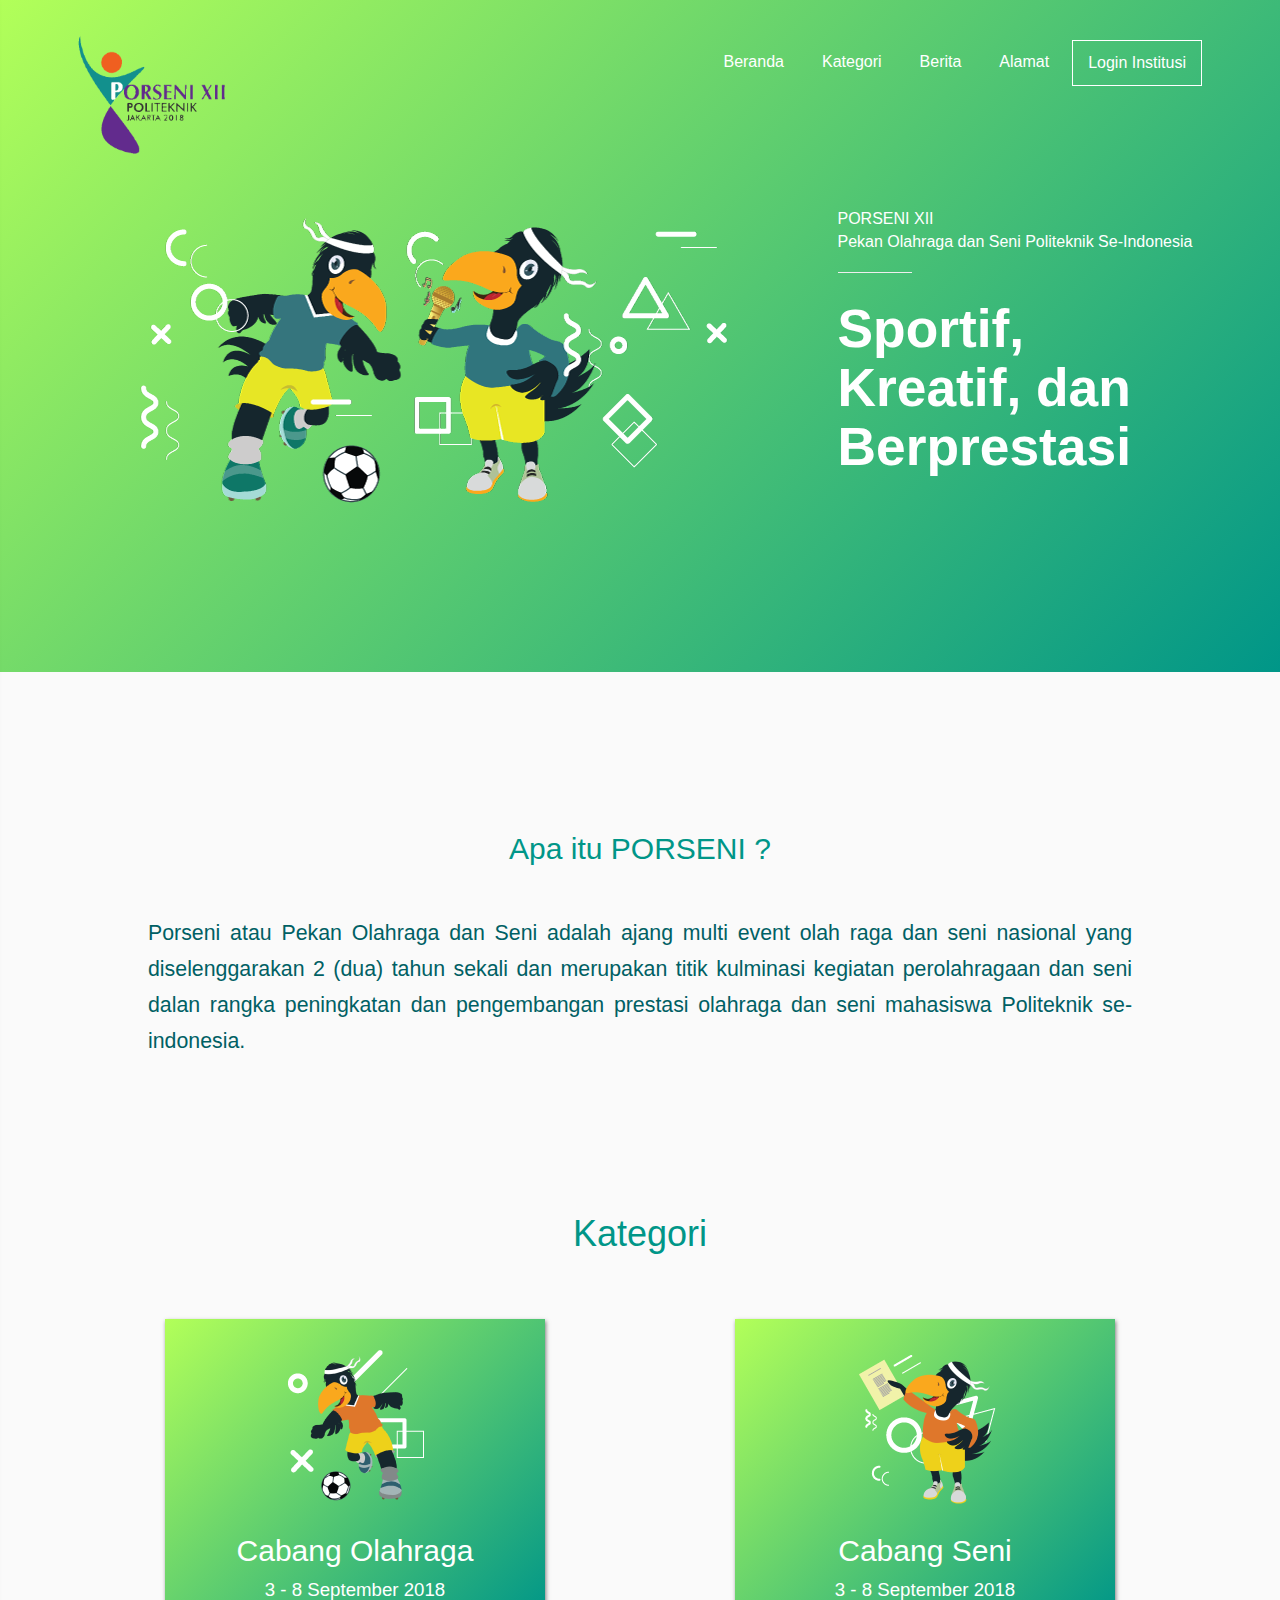
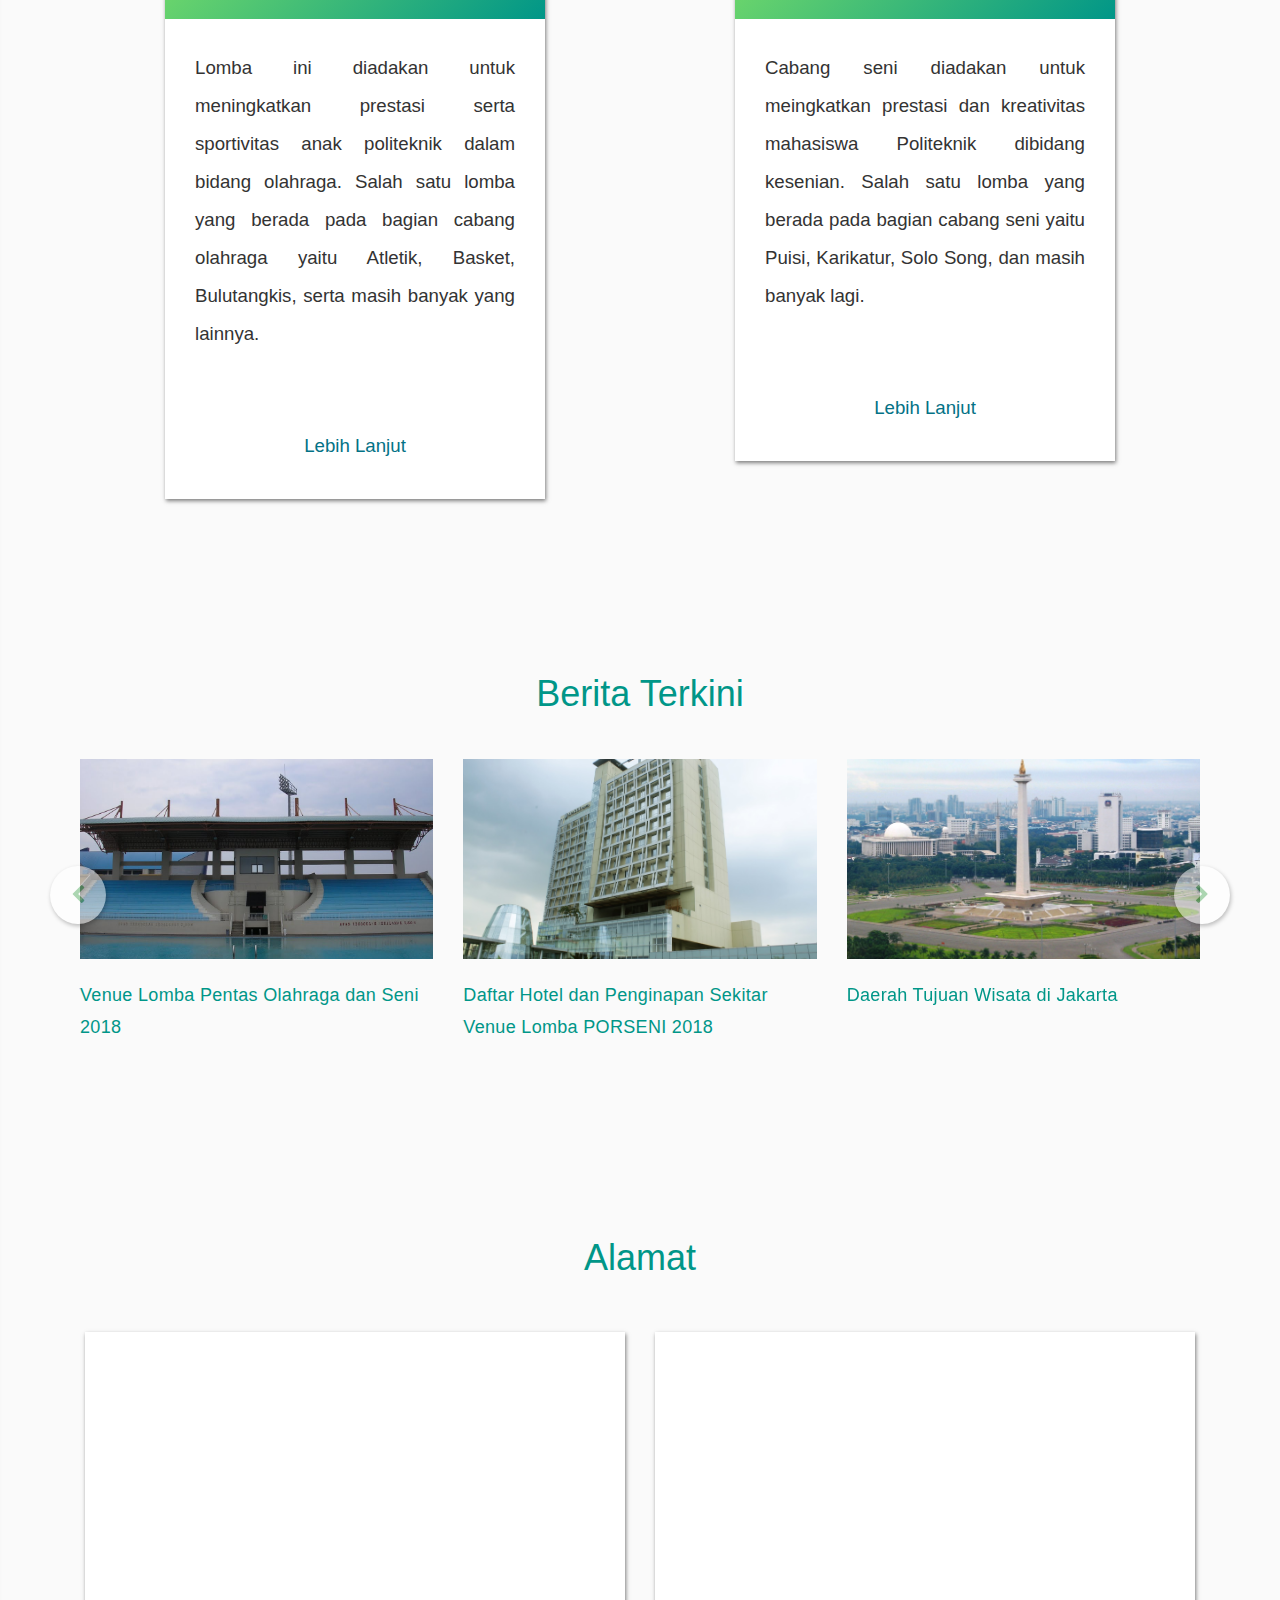
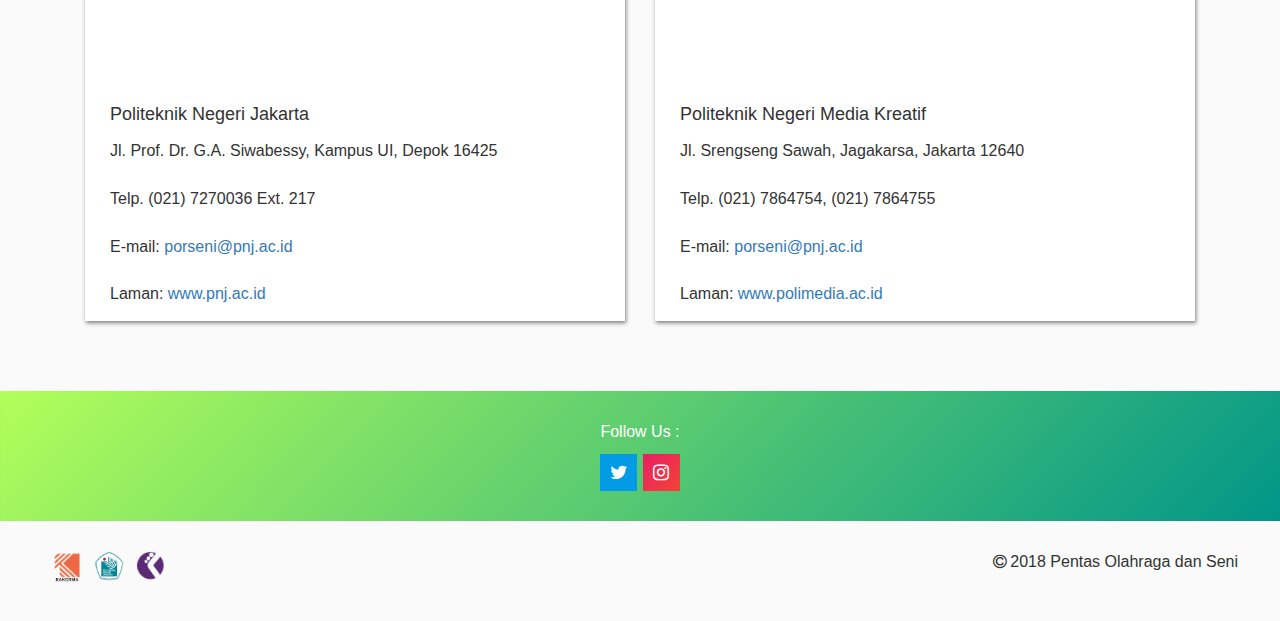
<file: index.html>
<!DOCTYPE html>
<html>
	<head>
		<title>PORSENI 2018</title>

		<!-- html meta -->
		<meta charset="UTF-8">
  		<meta name="description" content="Website Pekan Olahraga dan Seni (PORSENI) 2018">
		<meta name="keywords" content="PORSENI, Pekan Olahraga dan Seni, PORSENI 2018">
		<meta name="author" content="PNJ">
		<meta name="viewport" content="width=device-width, initial-scale=1.0, maximum-scale=1.0">
		<!-- bootstrap 3.3.7 CSS -->
  		<link rel="stylesheet" type="text/css" href="assets/bootstrap/css/bootstrap.min.css">
    	
    	<!-- font-awesome-4.7.0 CSS -->
  		<link rel="stylesheet" type="text/css" href="assets/font-awesome/css/font-awesome.min.css">

    	<!-- Styling CSS -->
    	<link rel="stylesheet" href="assets/css/style.css">

    	<!-- owl-carousel CSS -->
    	<link rel="stylesheet" href="assets/owl-carousel/dist/assets/owl.carousel.min.css">
    	<link rel="stylesheet" href="assets/owl-carousel/dist/assets/owl.theme.green.min.css">
    	<link rel="stylesheet" href="assets/css/animate.css">

    	<!-- favicon -->
    	<link rel="shortcut icon" href="assets/images/icon.png" type="image/x-icon">
    	
	</head>
	
	<body>
		<header>
			<section id="navigation">
				<div class="navbar navbar-fixed-top">
		  			<div class="container">
			  			<div class="navbar-header">
			  				<div class="logo-container">
								<img src="assets/images/logo-porseni1.png">
			  				</div>

			  				<div class="side-nav-btn">
				  				<div class="bar"></div>
				  				<div class="bar"></div>
				  				<div class="bar"></div>
			  				</div>
						</div>

			  			<div id="bs-collapse" class="navbar-collapse collapse container-fluid">
						   	<ul class="nav navbar-nav">
						    	<li><a class="page-scroll" href="#main-hero-view">Beranda</a></li>
						    	<li><a class="page-scroll" href="#main-category">Kategori</a></li>
						    	<li><a class="page-scroll" href="#main-blog">Berita</a></li>
						    	<li><a class="page-scroll" href="#main-campus-info">Alamat</a></li>
						    	<li><a class="login-button" href="https://porseni.pnj.ac.id/index.php/login">Login Institusi</a></li>
						   	</ul>
						</div>
					</div>
				</div>

				<div class="main-side-nav-overlay"></div>

				<div class="main-side-nav">
					<!-- <div style="height: 40px; background: linear-gradient(135deg, #b2ff59 0%, #009688 100%);"></div> -->
					<div class="side-nav-header">
						<p>PORSENI XII</p>
					</div>

					<div class="side-navbar">
						<p>Menu</p>
						<a class="page-scroll" href="#main-hero-view">Beranda</a>
						<a class="page-scroll" href="#main-category">Kategori</a>
						<a class="page-scroll" href="#main-blog">Berita</a>
						<a class="page-scroll" href="#main-campus-info">Alamat</a>
						<a href="https://porseni.pnj.ac.id/index.php/login">Login Institusi</a>
					</div>
					<hr>
					<div class="side-navbar">
						<p>Social Media</p>
						<!-- <a href="#">Facebook</a> -->
						<a href="https://www.twitter.com/porsenixii2018?s=08">Twitter</a>
						<a href="https://www.instagram.com/porsenixii2018">Instagram</a>
					</div>
				</div>
			</section>
		</header>

		<main>
			<section id="main-hero-view" style="">
				<div class="hero-content container">
					<div class="row">
						<div class="hero-text col-lg-5 col-md-5 col-xs-12">
							<p>PORSENI XII</p>
							<p>Pekan Olahraga dan Seni Politeknik Se-Indonesia</p>
							<hr>
							<h2>Sportif, Kreatif, dan Berprestasi</h2>
							<!-- <p>Will coming really soon</p> -->
						</div>

						<div class="hero-pict col-lg-5 col-md-5 col-12">
							<img src="assets/images/maskot.png">
						</div>
					</div>
				</div>
			</section>

			<section id="main-purpose">
				<div class="container">
					<div class="row">
						<div class="col-lg-12 col-12 center">
							<div class="content">
								<h2 style="">Apa itu PORSENI ?</h2>
								<p style="">Porseni atau Pekan Olahraga dan Seni adalah ajang multi event olah raga dan seni nasional yang diselenggarakan 2 (dua) tahun sekali dan merupakan titik kulminasi kegiatan perolahragaan dan seni dalan rangka peningkatan dan pengembangan prestasi olahraga dan seni mahasiswa Politeknik se-indonesia.</p>
							</div>
						</div>
					</div>
				</div>
			</section>

			<section id="main-category">
				<div class="container">
					<div class="row">
						<div class="col-12">
							<h1>Kategori</h1>
							<div class="col-lg-12 col-lg-12">
								<div class="col-lg-6">
									<div class="category-card">
										<div class="category-img"">
											<img src="assets/images/sepakbola.png">
											<h2>Cabang Olahraga</h2>
											<p >3 - 8 September 2018</p>
										</div>
										<div class="category-caption">
											<p>Lomba ini diadakan untuk meningkatkan prestasi serta sportivitas anak politeknik dalam bidang olahraga. Salah satu lomba yang berada pada bagian cabang olahraga yaitu Atletik, Basket, Bulutangkis, serta masih banyak yang lainnya.</p>
										</div>

										<div class="category-btn center">
											<a href="kategori-olahraga.html">Lebih Lanjut</a>
										</div>
									</div>
								</div>

								<div class="col-lg-6">
									<div class="category-card">
										<div class="category-img">
											<img src="assets/images/puisi.png">
											<h2>Cabang Seni</h2>
											<p>3 - 8 September 2018</p>
										</div>
										<div class="category-caption">
											<p>Cabang seni diadakan untuk meingkatkan prestasi dan kreativitas mahasiswa Politeknik dibidang kesenian. Salah satu lomba yang berada pada bagian cabang seni yaitu Puisi, Karikatur, Solo Song, dan masih banyak lagi.</p>
										</div>

										<div class="category-btn center">
											<a href="kategori-seni.html">Lebih Lanjut</a>
										</div>
									</div>
								</div>
							</div>
						</div>
					</div>
				</div>
			</section>

			<!-- <section id="main-score-info">
				<div class="container">
					<div class="row">
						<div class="score-info">
							<a class="score-info-btn" href="">KLIK DISINI</a>
							<p>Untuk Melihat Hasil Score Serta Peserta yang Lolos</p>
						</div>
					</div>
				</div>
			</section> -->

			<section id="main-blog">
				<div class="container">
					<div class="row">
						<div class="col-lg-12 col-12">
							<h1>Berita Terkini</h1>
							<div class="owl-carousel owl-theme entry-carousel">
								<div class="item">
									<div class="entry-container">
										<div class="entry-title">
											<div class="blog-pict" style="background-image:url(assets/images/gorciracas1.jpg)"></div>
											<h4><a href="venue.html" style="">Venue Lomba Pentas Olahraga dan Seni 2018</a></h4>
											<!-- <div class="date">
												<p>2 january 2018</p>
											</div> -->
										</div>

										<!-- <div class="entry-content">
											<p style="font-size: 12pt;">Berikut ini adalah daftar venue perlombaan yang diadakan porseni dalam dua bulan kedepan...</p>
										</div> -->
									</div>
								</div>

							   	<div class="item">
							   		<div class="entry-container">
										<div class="entry-title">
											<div class="blog-pict" style="background-image:url(assets/images/margo.jpg)"></div>
											<h4><a href="hotel.html">Daftar Hotel dan Penginapan Sekitar Venue Lomba PORSENI 2018</a></h4>
											<!-- <div class="date">
												<p>1 february 2018</p>
											</div> -->
										</div>

										<!-- <div class="entry-content">
											<p style="font-size: 12pt;">Bagi kalian yang masih binggung ingin menginap dimana saat mengikuti lomba, saya sebagai admin ingin memberikan list hotel...</p>
										</div> -->
									</div>
							   	</div>

							   	<div class="item">
							   		<div class="entry-container">
										<div class="entry-title">
											<div class="blog-pict" style="background-image:url(assets/images/monas.jpg)"></div>
											<h4><a href="rekreasi.html">Daerah Tujuan Wisata di Jakarta</a></h4>
											<!-- <div class="date">
												<p>1 april 2018</p>
											</div> -->
										</div>

										<!-- <div class="entry-content">
											<p style="font-size: 12pt;">Berikut ini daerah tujuan wisata di jakarta yang bisa kalian kunjungi...</p>
										</div> -->
									</div>
							   	</div>
							</div>
						</div>
					</div>
				</div>
			</section>

			<!-- <section id="main-hotel-info">
				<div class="container">
					<h1 style="text-align: center; padding: 50px 0px; color: #009688;">List Hotel</h1>
					<div class="row">
						<div class="col-lg-12 col-12">
							<div class="col-lg-4 col-md-6 col-xs-12">
								<div class="hotel-info-content">
									<h4>WISMA MAKARA</h4>
									<div class="hotel-pict" style="background-image: url(assets/images/wismamakara.jpg);"></div>
									<p>
										Universitas Indonesia Kampus UI Depok
										Phone : (+62-21) 7888670
										Reservation : (+62-21) 78883672
										Fax : (+62-21) 78883671
									</p>
								</div>
							</div>

							<div class="col-lg-4 col-md-6 col-xs-12">
								<div class="hotel-info-content">
									<h4>BUMI WIYATA HOTEL</h4>
									<div class="hotel-pict" style="background-image: url(assets/images/bumiwiyata.jpg);"></div>
									<p>
										Jl. Margonda Raya PO BOX 1045 Depok 16423
										Phone : (+62-21) 7778040
										Fax : (+62-21) 7775610
									</p>
								</div>
							</div>

							<div class="col-lg-4 col-md-6 col-xs-12">
								<div class="hotel-info-content">
									<h4>SIFAANA HOTEL</h4>
									<div class="hotel-pict" style="background-image: url(assets/images/sifana.jpg);"></div>
									<p>
										Jl. Margonda Raya No 246, Depok, 16423, West Jawa, Indonesia
										Phone : (+62-21) 77203474Fax : (+62-21) 77215900
									</p>
								</div>
							</div>

							<div class="col-lg-4 col-md-6 col-xs-12">
								<div class="hotel-info-content">
									<h4>SANTIKA HOTEL DEPOK</h4>
									<div class="hotel-pict" style="background-image: url(assets/images/santika.jpg);"></div>
									<p>
										Jalan Margonda Raya Kav. 88, Depok, Jawa Barat 16423, Indonesia
										Phone : (+62-21) 77219291
									</p>
								</div>
							</div>

							<div class="col-lg-4 col-md-6 col-xs-12">
								<div class="hotel-info-content">
									<h4>THE MARGO HOTEL</h4>
									<div class="hotel-pict" style="background-image: url(assets/images/margo.jpg);"></div>
									<p>
										Jl. Margonda Raya No.358, Beji, Kota Depok, Jawa Barat 16424, Indonesia
										Phone : (+62-21) 29515888
										Fax : (+62-21) 29515889
									</p>
								</div>
							</div>

							<div class="col-lg-4 col-md-6 col-xs-12">
								<div class="hotel-info-content">
									<h4>SAVERO HOTEL</h4>
									<div class="hotel-pict" style="background-image: url(assets/images/savero.jpg);"></div>
									<p>
										Jl. Margonda Raya No.230A, Kemiri Muka, Beji, Kota Depok, Jawa Barat 16423
										Telp : +62 21 77802300
           								Fax: +62 21 77802090
									</p>
								</div>
							</div>

							<div class="col-lg-4 col-md-6 col-xs-12">
								<div class="hotel-info-content">
									<h4>FAVE HOTEL</h4>
									<div class="hotel-pict" style="background-image: url(assets/images/favehotel.jpg);"></div>
									<p>
										Jl. Margonda Raya No. 166, Kota Depok, Jawa Barat 16424 
										Telp :   622129301400
									</p>
								</div>
							</div>

							<div class="col-lg-4 col-md-6 col-xs-12">
								<div class="hotel-info-content">
									<h4>DSR Apartment</h4>
									<div class="hotel-pict" style="background-image: url(assets/images/dsr-apartemen.jpg);"></div>
									<p>
										Jl. Raya Margonda Kav. 461, Beji – Depok
										telp : 081939110277 
											   , +6014358536


									</p>
								</div>
							</div>
						</div>
					</div>
				</div>
			</section>

			<section id="main-venue-info">
				<div class="container">
					<h1 style="text-align: center; padding: 50px 0px; color: #009688;">Venue Lomba</h1>
					<div class="row">
						<div class="col-lg-12 col-12">
							<div class="col-lg-3 col-md-6 col-xs-12">
								<div class="venue-info-content">
									<div class="venue-pict" style="background-image: url(assets/images/gerbang-pnj.jpg);"></div>
									<h4>Politeknik Negeri Jakarta</h4>
								</div>
							</div>

							<div class="col-lg-3 col-md-6 col-xs-12">
								<div class="venue-info-content">
									<div class="venue-pict" style="background-image: url(assets/images/gerbang-polimedia.jpg);"></div>
									<h4>Politeknik Media Kreatif</h4>
								</div>
							</div>

							<div class="col-lg-3 col-md-6 col-xs-12">
								<div class="venue-info-content">
									<div class="venue-pict" style="background-image: url(assets/images/gorciracas1.jpg);"></div>
									<h4>Gor Ciracas</h4>
								</div>
							</div>

							<div class="col-lg-3 col-md-6 col-xs-12">
								<div class="venue-info-content">
									<div class="venue-pict" style="background-image: url(assets/images/gymnasium.png);"></div>
									<h4>Stadion UI/Gymnasium UI</h4>
								</div>
							</div>
						</div>
					</div>

					<div class="venue-see-more-btn" style="">
						<a href="venue.html" style="">See More</a>
					</div>
				</div>
			</section> -->			

			<section id="main-campus-info">
				<div class="container">
					<div class="row">
						<h1>Alamat</h1>
						<div class="col-lg-12 col-12">
							<div class="col-lg-6 col-xs-12">
								<div class="campus-container">
									<iframe 
											width="100%"
											height="350px"
											frameborder="0" style="border: 0;" 
											src="https://www.google.com/maps/embed/v1/place?key= AIzaSyCz87Ek_75CuW6h2zY49Bs1-OFmamaBfIY&q=Politeknik+Negeri+Jakarta"
											allowfullscreen
										>
									</iframe>
									<h4>Politeknik Negeri Jakarta</h4>
									<p>Jl. Prof. Dr. G.A. Siwabessy, Kampus UI, Depok 16425</p>
									<p>Telp. (021) 7270036 Ext. 217</p>
									<p>E-mail: <a href="mailto:porseni@pnj.ac.id">porseni@pnj.ac.id</a></p>
									<p>Laman: <a href="http://pnj.ac.id/">www.pnj.ac.id</a></p>
								</div>
							</div>

							<div class="col-lg-6 col-xs-12">
								<div class="campus-container">
									<iframe 
											width="100%"
											height="350px"
											frameborder="0" style="border: 0;" 
											src="https://www.google.com/maps/embed/v1/place?key= AIzaSyCz87Ek_75CuW6h2zY49Bs1-OFmamaBfIY&q=Politeknik+Media+Kreatif"
											allowfullscreen
										>
									</iframe>
									<h4>Politeknik Negeri Media Kreatif</h4>
									<p>Jl. Srengseng Sawah, Jagakarsa, Jakarta 12640</p>
									<p>Telp. (021) 7864754, (021) 7864755</p>
									<p>E-mail: <a href="mailto:porseni@pnj.ac.id">porseni@pnj.ac.id</a></p>
									<p>Laman: <a href="http://polimedia.ac.id/">www.polimedia.ac.id</a></p>
								</div>
							</div>
						</div>
					</div>
				</div>
			</section>

			<!--<section id="main-register" style="background-image: url(assets/images/1.jpg); height: 30rem;">
				<div class="container">
					<div class="row">
						<div class="col-lg-12 col-12">
							<p>Daftarkan Dirimu Sekarang</p>
							<div class="register-btn">
								<a href="#" style="background-image: url(assets/images/sample/gradient-bg.jpg);">Register</a>
							</div>
						</div>
					</div>
				</div>
			</section>-->

			<!-- <form action="?" method="POST">
				<div class="g-recaptcha" data-sitekey="6LfQ_GAUAAAAAMNy92qd2mUJxYudDtSuXHgknYdA"></div>
		    </form> -->
		</main>

		<footer>
			<section id="main-sosmed">
				<div class="container">
					<div class="row">
						<div class="col-lg-12 col-12">
							<p>Follow Us :</p>

							<div class="sosmed">
								<div class="fa-stack">
									<a href="https://www.twitter.com/porsenixii2018?s=08" class="fa fa-twitter fa-stack-1x"></a>
								</div>

								<div class="fa-stack">
									<a href="https://www.instagram.com/porsenixii2018" class="fa fa-instagram fa-stack-1x"></a>
								</div>
							</div>
						</div>
					</div>
				</div>
			</section>

			<section id="main-copyright">
				<div class="company-list">
					<ul>
						<li><img src="assets/images/bakroma.png"></li>
						<li><img src="assets/images/pnj.png"></li>
						<li><img src="assets/images/polimedia.png"></li>
					</ul>
				</div>
				
				<p><i class="fa fa-fw fa-copyright"></i>2018 Pentas Olahraga dan Seni</p>	
			</section>
		</footer>

		<script type="text/javascript" src="assets/js/jquery-3.2.1.min.js"></script>
		<script type="text/javascript" src="assets/bootstrap/js/bootstrap.js"></script>
		<script type="text/javascript" src="assets/owl-carousel/dist/owl.carousel.min.js"></script>
		<script type="text/javascript" src="assets/js/main.js"></script>
		<script type="text/javascript" src="assets/js/scroll-on-animate.js"></script>
		<script type="text/javascript" src="assets/js/scrolling-nav.js"></script>
	</body>
</html>
</file>
<file: assets/css/style.css>
/**z
 *
 * CSS UNTUK PAGE HOME
 * UBAH BAGIAN INI JIKA INGIN MENGGANTI
 * STYLE PADA PAGE HOME
 */


body {
	font-family: 'Roboto', sans-serif;
	font-size: 14pt;
	color: #333333;
	overflow-x: hidden;
	width: 100%;
}

.center {
	display:flex;
	justify-content:center;
	align-items:center;
}

/******************** Navbar CSS ********************/

#navigation .navbar{
	background-color: transparent;
	color: #fff;
	padding-top: 40px;
	padding-bottom: 30px;
	font-size: 12pt;
	position: absolute;
	top: 0;
	left: 0;
}

#navigation .navbar .navbar-header .logo-container{
	height: auto;
	display: inline-block;
	margin-top: -10px;
}

#navigation .navbar .navbar-header .logo-container > img {
	width: 170px;
}

#navigation .navbar .navbar-header .side-nav-btn {
	display: none;
	cursor: pointer;
	float: right;
	padding: 10px;
}

#navigation .navbar .navbar-header .side-nav-btn .bar {
	height: 3px;
    width: 20px;
    background-color: #fff;
    margin-top: 3px;
    margin-bottom: 3px;
    transition: 0.4s ease;
}

#navigation .navbar .navbar-nav {
	border: none;
	float: right;
}

#navigation .navbar-nav > li {
	border: none;
	margin-right: 8px;
}

#navigation .navbar-nav > li > a {
	border: none;
	padding: 0px;
	color: #fff;
	padding: 12px 15px;
}

#navigation .navbar-nav > li > a.login-button {
	background-color: transparent;
	color: #fff;
	border: 1px solid #fff;
}

#navigation .navbar-nav > li > a:hover,
#navigation .navbar-nav > li > a:focus  {
	background-color: transparent;
}

#navigation .navbar-nav > li > a.login-button:hover,
#navigation .navbar-nav > li > a.login-button:focus  {
	background-color: #fff;
	color: #009688;
}

#navigation .main-side-nav-overlay {
	display: none;
	position: fixed;
	width: 100%;
	height: 100%;
	z-index: 1030;
	background: none repeat scroll 0 0 #222222;
	opacity: 0.6;
	top: 0;
	left: 0;
	bottom: 0;
}

#navigation .main-side-nav {
	overflow-y: visible;
	position: fixed;
	z-index: 1031;
	height: 1000%;
	width: 250px;
	background-color: #fff;
	box-shadow: 1px 2px 4px rgba(0, 0, 0, 0.5);
	float: right;
	margin-left: -255px;
	transition: .3s ease-in-out
}

#navigation .main-side-nav .side-nav-header {
	background: linear-gradient(135deg, #b2ff59 0%,#009688 100%);
	background-size: cover;
	padding-top: 48px;
	padding-bottom: 36px;
}

#navigation .main-side-nav .side-nav-header > p {
	color: #fff;
	padding-left: 20px;
	font-weight: 300;
	font-size: 24px;
}

#navigation .main-side-nav .side-navbar {
	padding: 24px 0px;
	width: 100%;
}

#navigation .main-side-nav .side-navbar > a {
	font-size: 16px;
	color: #333;
	display: block;
	padding: 10px 56px 10px 24px;
	text-decoration: none;
	transition: all 450ms cubic-bezier(0.23, 1, 0.32, 1) 0ms;
}

#navigation .main-side-nav hr {
	margin-top: 0px;
	margin-bottom: 0px;
	border-top: 1px solid #dadada;
}

#navigation .main-side-nav .side-navbar > p {
	font-size: 12px;
	color: #bababa;
	display: block;
	padding: 5px 56px 5px 16px;
	text-decoration: none;
}

#navigation .main-side-nav .side-navbar> a:hover {
	background-color: #bababa;
	transition: .3s ease-in-out;
}

#navigation .navbar-offset{
	background-color: #fff;
	padding-top: 20px;
	padding-bottom: 10px;
	box-shadow: 1px 2px 4px rgba(0, 0, 0, 0.5);
	transition: padding-top .5s ease-in-out, background-color .5s ease-in-out, box-shadow .7s ease-in-out;
}

#navigation .navbar-offset .navbar-header .logo-container > p {
	color: #333;
	transition: color .5s ease-in-out;
}

#navigation .navbar-offset .nav > li > a {
	color: #333333;
	transition: color .7s ease-in-out;
}

#navigation .navbar-offset .nav a:hover {
	border-bottom: 2px solid rgba(3,114,134,1);
	background-color: transparent;
}

@media screen and (max-width: 1990px)  {

	#navigation .navbar .navbar-header .logo-container > p {
		display: inline-block;
		margin: 0px;
	}

	#navigation .navbar .navbar-header .logo-container > button{
		display: block;
		float: right;
		margin: 0px;
	}
}

@media screen and (max-width: 767px)  {

	#navigation .navbar {
		position: absolute;
		top: 0;
		left: 0;
	}

	#navigation .navbar .navbar-header {
		margin-right: 0px;
    	margin-left: 0px;
	}

	#navigation .navbar .navbar-header .logo-container > img{
		width: 120px;
	}

	#navigation .navbar .navbar-header .side-nav-btn {
		display: inline-block;
	}
}

/******************** End of Navbar CSS ********************/



/******************** Hero View CSS ********************/

#main-hero-view {
	height: 672px;
	position: relative;
	background: linear-gradient(135deg, #b2ff59 0%, #009688 100%);
}

#main-hero-view .hero-content {
	position: absolute;
	top: 50%;
	margin-top: -10%;
	z-index: 30;
	left: 0;
	right: 0;

}

#main-hero-view .hero-content .hero-text {
	padding-left: 10rem;
	color: #FFF;
	float: right;
}

#main-hero-view .hero-content .hero-text > p {
	font-size: 12pt;
	margin: 0;
}

#main-hero-view .hero-content .hero-text > hr {
	margin-top: 5px;
	margin-bottom: 0px;
	width: 20%;
	display: inline-block;
}

#main-hero-view .hero-content .hero-text > h2 {
	font-size: 40pt; 
	font-weight: 700;
}

@media screen and (max-width: 992px)  {

	#main-hero-view .hero-content {
		position: absolute;
		top: 50%;
		margin-top: -25%;
		z-index: 30;
		left: 0;
		right: 0;

	}

	#main-hero-view .hero-content .hero-text {
		padding-left: 10rem;
		color: #FFF;
		float: right;
	}

	#main-hero-view .hero-content .hero-text > p {
		font-size: 12pt;
	}

	#main-hero-view .hero-content .hero-text > h2 {
		font-size: 36pt;
	}

	#main-hero-view .hero-content .hero-pict img{
		width: 650px;
		float: left;
		padding: 20px;
		padding-left: 10%;
	}
}

@media screen and (max-width: 768px)  {

	#main-hero-view .hero-content .hero-pict img{
		width: 100%;
		padding: 0;
		padding-left: 0;
		margin-top: 25px;
	}

	#main-hero-view .hero-content {
		margin-top: -170px;

	}

	#main-hero-view .hero-content .hero-text {
		padding-left: 4rem;
	}

	#main-hero-view .hero-content .hero-text > h2 {
		font-size: 32pt; 
	}
}

/******************** End of Hero View CSS ********************/



/******************** Slider CSS ********************/

/*#main-slider {
	height: 672px;
	padding: 5rem 0em;
}

#main-slider .slider-carousel .item h1 {
	font-weight: 700;
	font-size: 60pt;
	margin: 0;
	padding: 0;
}

#main-slider .slider-carousel .item {
	height: 672px;
}

#main-slider .slider-carousel .owl-dots {
	position: absolute;
	top: 90%;
	left: 0;
	right: 0;
}

#main-slider .slider-carousel .item .slide-overlay {
	position: absolute;
	width: 100%;
	height: 100%;
	background: none repeat scroll 0 0 #222222;
	opacity: 0.6;
	top: 0;
	left: 0;
	bottom: 0;
	z-index: 9;
}

#main-slider .slider-carousel .item .slide-caption {
	position: absolute;
	text-align: center;
	color: #e5e5e5;
	top: 50%;
	margin-top: -7%;
	z-index: 30;
	left: 0;
	right: 0;
}*/

/******************** End of Slider CSS ********************/



/******************** Purpose CSS ********************/

#main-purpose, #main-content {
	background-color: #fafafa;
}

#main-purpose .content {
	display: block;
	width: 1024px;
	padding: 100px 20px 50px 20px;
}

#main-purpose .content > h2 {
	text-align: center;
	padding: 40px 0px;
	color: #009688;
}

#main-purpose .content > p {
	font-size: 16pt;
	line-height: 36px;
	color: #006064;
	text-align: justify;
}

@media screen and (max-width: 768px) {

	#main-purpose .content > p {
		font-size: 14pt;
	}
}

/******************** End of Purpose CSS ********************/



/******************** Category CSS ********************/

#main-category {
	background-color: #fafafa;
	padding: 5rem 4rem;
}

#main-category h1 {
	text-align: center;
	padding: 25px 0px;
	color: #009688;
}

#main-category .category-card {
	max-width: 380px;
	box-shadow: 1px 2px 4px rgba(0, 0, 0, 0.5);
	background-color: #fff;
	margin: auto;
	margin-top: 30px;
	margin-bottom: 30px;
}

#main-category .category-card .category-img {
	background: linear-gradient(135deg, #b2ff59 0%,#009688 100%);
	height: 300px;
	margin: auto;
	padding: 2rem;
}

#main-category .category-card .category-img img {
	display: block;
	margin: auto;
}

#main-category .category-card .category-img h2, #main-category .category-card .category-img p{
	text-align: center;
	color: #fff;
}

#main-category .category-card .category-caption {
	padding: 3rem;
	text-align: justify;
}

#main-category .category-card .category-caption {
	line-height: 38px;
}

#main-category .category-card .category-btn {
	padding: 4rem 2rem 4rem 2rem;

}

#main-category .category-card .category-btn a {
	text-align: center;
	text-decoration: none;
	color: rgba(3,114,134,1);
	cursor: pointer;
}

@media screen and (max-width: 768px) {

	#main-category {
		padding: 0;
	}

	#main-category h1 {
		font-size: 28pt;
	}

	#main-category .category-card .category-img h2{
		font-size: 16pt;
	}

	#main-category .category-card .category-img p {
		font-size: 12pt;
	}

	#main-category .category-card .category-caption {
		font-size: 12pt;
		line-height: 32px;
	}
}

/******************** End of Category CSS ********************/



/******************** Score Info CSS ********************/

#main-score-info {
	color: #fff;
	padding-top: 7rem;
	padding-bottom: 7rem;
	background: linear-gradient(135deg, #b2ff59 0%,#009688 100%);
}


#main-score-info .score-info .score-info-btn {
	font-size: 14pt;
	padding: 10px 15px;
	margin-bottom: 12px;
	font-weight: bold;	
	background-color: #009688;
	color: #fff;
	box-shadow: 1px 2px 4px rgba(0, 0, 0, 0.5);
	margin-right: 20px;
	text-decoration: none;
}

#main-score-info .score-info > p{
	display: inline-block;
	font-size: 16pt;
	margin-top: 12px;
	color: #fff;	
}

@media screen and (max-width: 768px)  {

	#main-score-info .score-info {
		padding: 35px;
	}
}

/******************** End of Score Info CSS ********************/



/******************** Blog CSS ********************/

#main-blog {
	background-color: #fafafa;
	padding: 5rem 2rem;
	position: relative;

}

#main-blog h1 {
	text-align: center;
	padding: 25px 0px;
	color: #009688;

}

#main-blog .entry-carousel .item {
	padding: 1rem;
}

#main-blog .entry-carousel .entry-container {
	background-color: #fafafa;
	max-height: 500px;
	margin: auto;
	margin-bottom: 30px;
}

#main-blog .entry-carousel .entry-container .blog-pict {
	background-position: center;
    background-repeat: no-repeat;
    background-size: cover;
    height: 200px;
}

/*#main-blog .entry-carousel .entry-title, #main-blog .entry-carousel .entry-content {
	padding: 2rem;
}*/

#main-blog .entry-carousel .entry-title h4 {
    font-weight: 400;
    min-height: 28px;
    color: #009688;
	margin: 0;
	padding: 0;
	margin-top: 20px;
	letter-spacing: .32px;
	line-height: 32px;
	text-decoration: none; 
	color: #009688;
}

#main-blog .entry-carousel .entry-title h4 > a {
	text-decoration: none; 
	color: #009688;
}

#main-blog .entry-carousel .owl-nav{
	display: block;
}

#main-blog .entry-carousel .owl-prev, #main-blog .entry-carousel .owl-next {
	position: absolute;
	z-index: 100;
	padding: 15px;
	border-radius: 50%;
	background-color: #fff;
	box-shadow: 1px 2px 4px rgba(0, 0, 0, 0.5);
	top: 50%;
	font-size: 20px;
	text-align: center;
	margin-top: -50px;
	cursor: pointer;
	transition: .3s ease-in-out;
}

#main-blog .entry-carousel .owl-next {
	right: 0;
	margin-right: -20px;
}

#main-blog .entry-carousel .owl-prev {
	left: 0;
	margin-left: -20px;
}

#main-blog .entry-carousel .owl-prev > i, .entry-carousel .owl-next > i {
	color: #5eb26a;
	text-decoration: none;
	padding-left: 2px;
	padding-right: 2px;
}

#main-blog .entry-right-btn:hover, #main-blog .entry-left-btn:hover {
	box-shadow: 2px 4px 9px rgba(0, 0, 0, 0.6);
}

@media screen and (max-width: 992px)  {
	#main-blog .entry-carousel .owl-prev, #main-blog .entry-carousel .owl-next {
		margin-top: -70px;
	}
}

@media screen and (max-width: 768px)  {

	#main-blog .entry-carousel .owl-prev, #main-blog .entry-carousel .owl-next {
		display: none;
	}
}

/******************** End of Blog CSS ********************/



/******************** Hotel Info CSS ********************/

#main-hotel-info {
	background-color: #fafafa;
	padding: 5rem 4em;
}

#main-hotel-info .hotel-info-title {
	font-size: 18pt;
	border-bottom: 3px #fff solid;
	color: #fff;
	margin-bottom: 20px;
	min-height: 50px; 
	display: inline-block;
	font-weight: 500;
	padding-bottom: 15px;
}

#main-hotel-info .hotel-info-content {
	box-shadow: 1px 2px 4px rgba(0, 0, 0, 0.5);
	display: block;
	max-width: 320px;
	background-color: #fff;
	margin-bottom: 20px;
	margin-top: 20px;
}

#main-hotel-info .hotel-info-content .hotel-pict {
	background-position: center;
    background-repeat: no-repeat;
    background-size: cover;
    height: 200px;
}

#main-hotel-info .hotel-info-content > h4 {
	margin-bottom: 10px;
	text-align: center;
	color: #333;
	min-height: 40px;
	padding: 25px;
}

#main-hotel-info .hotel-info-content > p {
	color: #333;
	font-size: 11pt;
	padding: 25px;
}

@media screen and (max-width: 992px)  {

	#main-hotel-info .hotel-info-content {
		max-width: 450px;
		margin: auto;
		margin-bottom: 20px;
	}
	
}

@media screen and (max-width: 768px)  {

	#main-hotel-info {
		padding: 0;
	}

	#main-hotel-info {
		padding: 10px;
	}

	#main-hotel-info .hotel-info-content {
		margin: auto;
		margin-bottom: 20px;
	}
}

/******************** End of Hotel Info CSS ********************/




/******************** Venue Info CSS ********************/

#main-venue-info {
	background-color: #fafafa;
	padding: 5rem 4em;
}

#main-venue-info .venue-info-title {
	font-size: 18pt;
	border-bottom: 3px #fff solid;
	color: #fff;
	margin-bottom: 20px;
	min-height: 50px; 
	display: inline-block;
	font-weight: 500;
	padding-bottom: 15px;
}

#main-venue-info .venue-info-content {
	box-shadow: 1px 2px 4px rgba(0, 0, 0, 0.5);
	display: block;
	max-width: 350px;
	background-color: #fff;
	margin-bottom: 20px;
	margin-top: 20px;
}

#main-venue-info .venue-info-content .venue-pict {
	background-position: center;
    background-repeat: no-repeat;
    background-size: cover;
    height: 200px;
}

#main-venue-info .venue-info-content > h4 {
	margin-bottom: 10px;
	text-align: center;
	color: #333;
	min-height: 40px;
	padding: 20px;
}

#main-venue-info .venue-info-content > p {
	color: #333;
	font-size: 11pt;
	padding: 25px;
}

#main-venue-info .venue-see-more-btn {
	display: flex;
	justify-content: center;
	align-items: center;
	margin-top: 50px;
}

#main-venue-info .venue-see-more-btn > a {
	background: linear-gradient(135deg, #b2ff59 0%,#009688 100%);
	color: #fafafa;
	font-weight: 500;
	padding: 8px 10px;
	text-decoration: none;
}

@media screen and (max-width: 992px)  {

	#main-venue-info .venue-info-content {
		max-width: 450px;
		margin: auto;
		margin-bottom: 20px;
	}
	
}

@media screen and (max-width: 768px)  {

	#main-venue-info {
		padding: 10px;
	}

	#main-venue-info .hotel-info-content {
		margin: auto;
		margin-bottom: 20px;
	}
}

/******************** End of Hotel Info CSS ********************/




/******************** Campus Info CSS ********************/

#main-campus-info {
	background-color: #fafafa;
	padding: 5rem 4rem;
}

#main-campus-info h1 {
	text-align: center;
	padding: 25px 0px;
	color: #009688;
}

#main-campus-info .campus-container {
	box-shadow: 1px 2px 4px rgba(0, 0, 0, 0.5);
	display: block;
	background-color: #fff;
	margin-bottom: 20px;
	margin-top: 20px;
}

#main-campus-info .campus-container .campus-span-info {
	padding: 20px;
	margin-top: 20px;
}

#main-campus-info .campus-container > h4 {
	padding: 0 25px;
	margin-top: 15px;
	margin-bottom: 15px
}

#main-campus-info .campus-container > p {
	padding: 0 25px;
	font-size: 12pt;
	padding-bottom: 15px;
}

@media screen and (max-width: 768px)  {

	#main-campus-info {
		padding: 0;
		padding-bottom: 4rem;
	}

}


/******************** End of Campus Info CSS ********************/





/******************** Social Media CSS ********************/

#main-sosmed {
	padding: 3rem 0rem;
	background: linear-gradient(135deg, #b2ff59 0%,#009688 100%);
	color: #fff;
}

#main-sosmed .sosmed {
	text-align: center;
}

#main-sosmed p {
	font-size: 12pt;
	display: block;
	text-align: center;
}

#main-sosmed .sosmed .fa-stack > a {
	text-decoration: none;
	font-size: 14pt;
    color: rgba(3,114,134,1);
}

#main-sosmed .sosmed .fa-stack > a.fa-facebook{
	background-color: #3F51B5;
	color: #fff;
}

#main-sosmed .sosmed .fa-stack > a.fa-twitter{
	background-color: #039BE5;
	color: #fff;
}

#main-sosmed .sosmed .fa-stack > a.fa-instagram{
	background: linear-gradient(-45deg, #f44336 0%,#f44336 0%,#e91e63 100%);;
	color: #fff;
}


/******************** End of Social Media CSS ********************/





/******************** Company Footer CSS ********************/

#main-copyright .company-list {
	display: inline-block;
	padding-top: 10px;
	padding: 0;
}

#main-copyright .company-list ul {
	list-style: none;
}

#main-copyright .company-list ul > li {
	display: inline-block;
	float: left;
	margin-left: 12px;
}

#main-copyright .company-list ul > li > img {
	width: 30px;
}

#main-copyright p {
	display: inline-block;
	float: right;
	margin-right: 42px;
	font-size: 12pt;
}

#main-copyright {
	padding: 3rem 0rem;
	background-color: #fafafa;
	color: #333;
}

@media screen and (max-width: 768px) {
	#main-copyright .company-list {
		display: block;
	}

	#main-copyright .company-list ul {
		display:flex;
		justify-content:center;
		align-items:center;
		padding: 0;
	}

	#main-copyright .company-list ul > li {
		display: inline-block;
	}

	#main-copyright p {
		display:flex;
		justify-content:center;
		align-items:center;
		margin-top: 20px;
		font-size: 12pt;
		float: none;
		margin-right: 0px;
	}
}


/******************** End of Company Footer CSS ********************/
</file>
